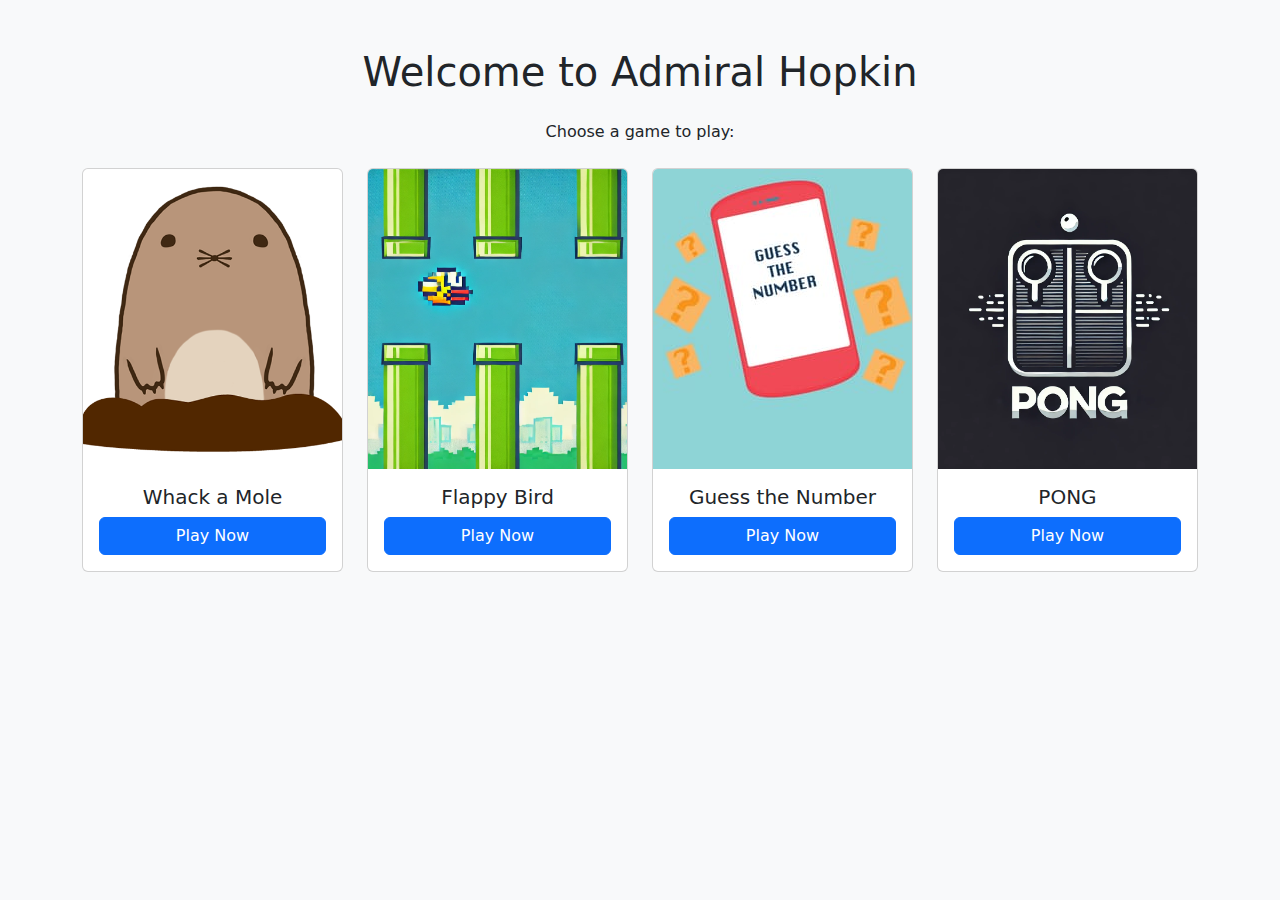
<file: index.html>
<!DOCTYPE html>
<html lang="en">
<head>
    <meta charset="UTF-8">
    <meta name="viewport" content="width=device-width, initial-scale=1.0">
    <title>Admiral Hopkin - Home</title>
    <link href="https://cdn.jsdelivr.net/npm/bootstrap@5.3.0/dist/css/bootstrap.min.css" rel="stylesheet">
    <style>
        body {
            background-color: #f8f9fa;
        }
        .card {
            height: 100%;
            display: flex;
            flex-direction: column;
        }
        .card-body {
            flex-grow: 1;
            display: flex;
            flex-direction: column;
            justify-content: space-between;
        }
        .card img {
            height: 300px;
            object-fit: cover;
        }
        .card:hover {
            transform: scale(1.05);
            transition: 0.3s;
        }
        @media (max-width: 768px) {
            .row {
                display: flex;
                flex-wrap: wrap;
            }
            .col-md-6 {
                flex: 0 0 50%;
                max-width: 50%;
            }
            .card img {
            height: 200px;
            object-fit: cover;
        }
        }
    </style>
</head>
<body>
    <div class="container text-center mt-5">
        <h1 class="mb-4">Welcome to Admiral Hopkin</h1>
        <p>Choose a game to play:</p>
        
        <div class="row mt-4">
            <div class="col-md-6 col-lg-3 mb-4">
                <div class="card">
                    <img src="WAM/mole.png" class="card-img-top" alt="Whack a Mole">
                    <div class="card-body">
                        <h5 class="card-title">Whack a Mole</h5>
                        <a href="WAM/index.html" class="btn btn-primary">Play Now</a>
                    </div>
                </div>
            </div>
            <div class="col-md-6 col-lg-3 mb-4">
                <div class="card">
                    <img src="FB/flappy.webp" class="card-img-top" alt="Flappy Bird">
                    <div class="card-body">
                        <h5 class="card-title">Flappy Bird</h5>
                        <a href="FB/index.html" class="btn btn-primary">Play Now</a>
                    </div>
                </div>
            </div>
            <div class="col-md-6 col-lg-3 mb-4">
                <div class="card">
                    <img src="GTN/guess.jpg" class="card-img-top" alt="Guess the Number">
                    <div class="card-body">
                        <h5 class="card-title">Guess the Number</h5>
                        <a href="GTN/index.html" class="btn btn-primary">Play Now</a>
                    </div>
                </div>
            </div>
            <div class="col-md-6 col-lg-3 mb-4">
                <div class="card">
                    <img src="PONG/pong.webp" class="card-img-top" alt="PONG">
                    <div class="card-body">
                        <h5 class="card-title">PONG</h5>
                        <a href="PONG/index.html" class="btn btn-primary">Play Now</a>
                    </div>
                </div>
            </div>
        </div>
    </div>
    
    <script src="https://cdn.jsdelivr.net/npm/bootstrap@5.3.0/dist/js/bootstrap.bundle.min.js"></script>
</body>
</html>
</file>
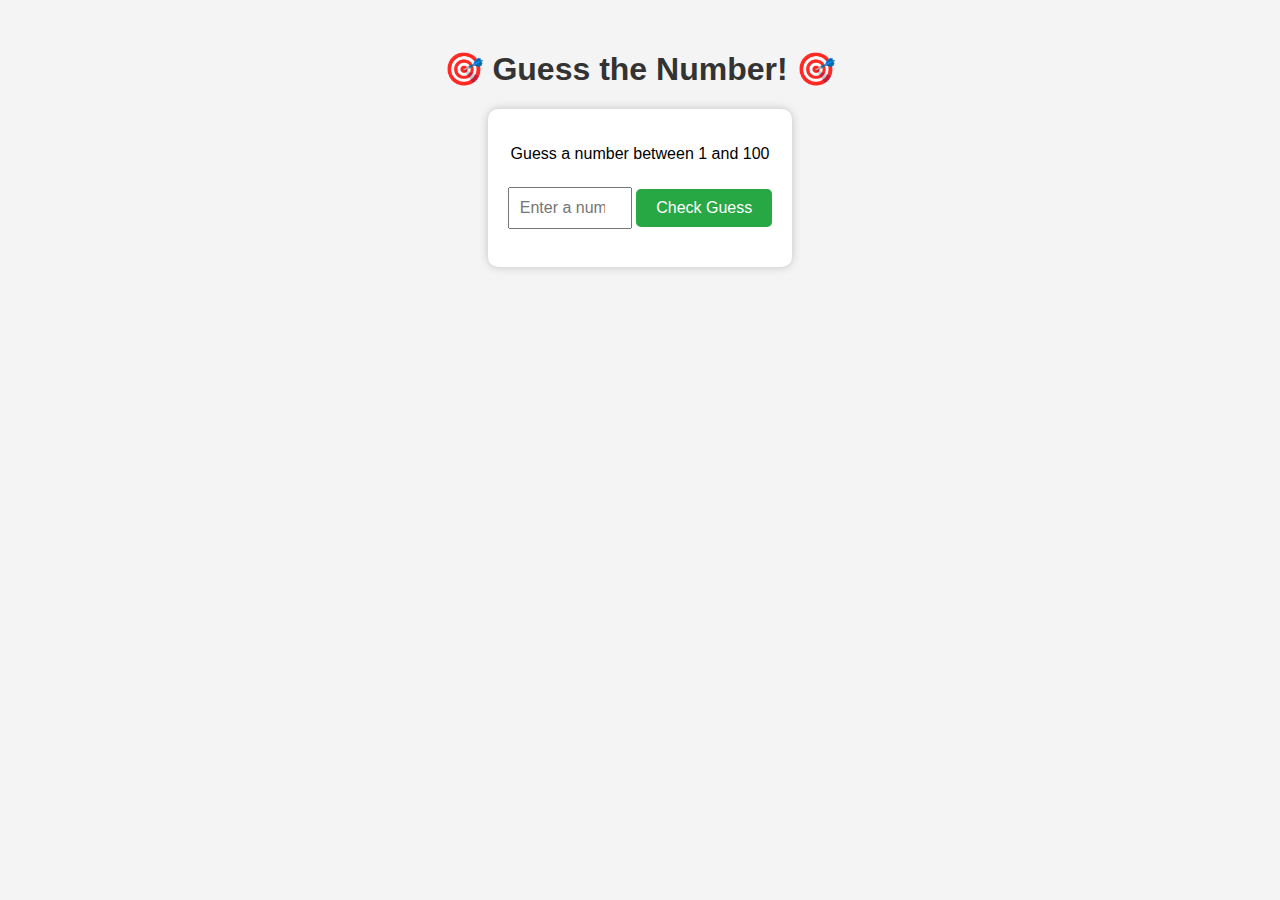
<file: GTN/index.html>
<!DOCTYPE html>
<html lang="en">
<head>
    <meta charset="UTF-8">
    <meta name="viewport" content="width=device-width, initial-scale=1.0">
    <title>Guess the Number</title>
    <style>
        body {
            font-family: Arial, sans-serif;
            text-align: center;
            background-color: #f4f4f4;
            margin: 50px;
        }
        h1 {
            color: #333;
        }
        .container {
            background: white;
            padding: 20px;
            border-radius: 10px;
            box-shadow: 0 0 10px rgba(0, 0, 0, 0.2);
            display: inline-block;
        }
        input {
            padding: 10px;
            font-size: 16px;
            width: 100px;
            text-align: center;
        }
        button {
            padding: 10px 20px;
            font-size: 16px;
            margin-top: 10px;
            cursor: pointer;
            border: none;
            border-radius: 5px;
            background-color: #28a745;
            color: white;
        }
        button:hover {
            background-color: #218838;
        }
        .message {
            font-size: 18px;
            margin-top: 10px;
            color: #333;
        }
        .jumpscare {
            display: none;
            position: fixed;
            top: 0;
            left: 0;
            width: 100%;
            height: 100%;
            background: black;
            justify-content: center;
            align-items: center;
        }
        .jumpscare img {
            width: 100%;
            height: 100%;
            object-fit: cover;
        }
    </style>
</head>
<body>

    <h1>🎯 Guess the Number! 🎯</h1>
    <div class="container">
        <p>Guess a number between 1 and 100</p>
        <input type="number" id="guess" min="1" max="100" placeholder="Enter a number">
        <button onclick="checkGuess()">Check Guess</button>
        <p class="message" id="message"></p>
        <button id="restart" style="display: none;" onclick="restartGame()">Play Again</button>
    </div>
    
    <div class="jumpscare" id="jumpscare">
        <img src="jumpscare.jpeg" alt="Scary Image">
    </div>

    <script>
        let randomNumber = Math.floor(Math.random() * 100) + 1;
        let attempts = 0;
        let maxAttempts = 7;

        function checkGuess() {
            let userGuess = parseInt(document.getElementById("guess").value);
            let message = document.getElementById("message");

            if (isNaN(userGuess) || userGuess < 1 || userGuess > 100) {
                message.textContent = "🚨 Enter a number between 1 and 100!";
                message.style.color = "red";
                return;
            }

            attempts++;
            
            if (userGuess < randomNumber) {
                message.textContent = `📉 Too low! Try again. (${maxAttempts - attempts} attempts left)`;
                message.style.color = "blue";
            } else if (userGuess > randomNumber) {
                message.textContent = `📈 Too high! Try again. (${maxAttempts - attempts} attempts left)`;
                message.style.color = "blue";
            } else {
                message.textContent = `🎉 Congratulations! The number was ${randomNumber}. You guessed it in ${attempts} attempts!`;
                message.style.color = "green";
                document.getElementById("restart").style.display = "block";
                return;
            }
            
            if (attempts >= maxAttempts) {
                triggerJumpscare();
                setTimeout(() => {
                    document.getElementById("jumpscare").style.display = "none";
                    message.textContent = `❌ Game Over! The correct number was ${randomNumber}. Try again!`;
                    message.style.color = "red";
                    document.getElementById("restart").style.display = "block";
                }, 3000);
            }
        }

        function triggerJumpscare() {
            document.getElementById("jumpscare").style.display = "flex";
        }

        function restartGame() {
            randomNumber = Math.floor(Math.random() * 100) + 1;
            attempts = 0;
            document.getElementById("message").textContent = "";
            document.getElementById("guess").value = "";
            document.getElementById("restart").style.display = "none";
            document.getElementById("jumpscare").style.display = "none";
        }
    </script>

</body>
</html>
</file>
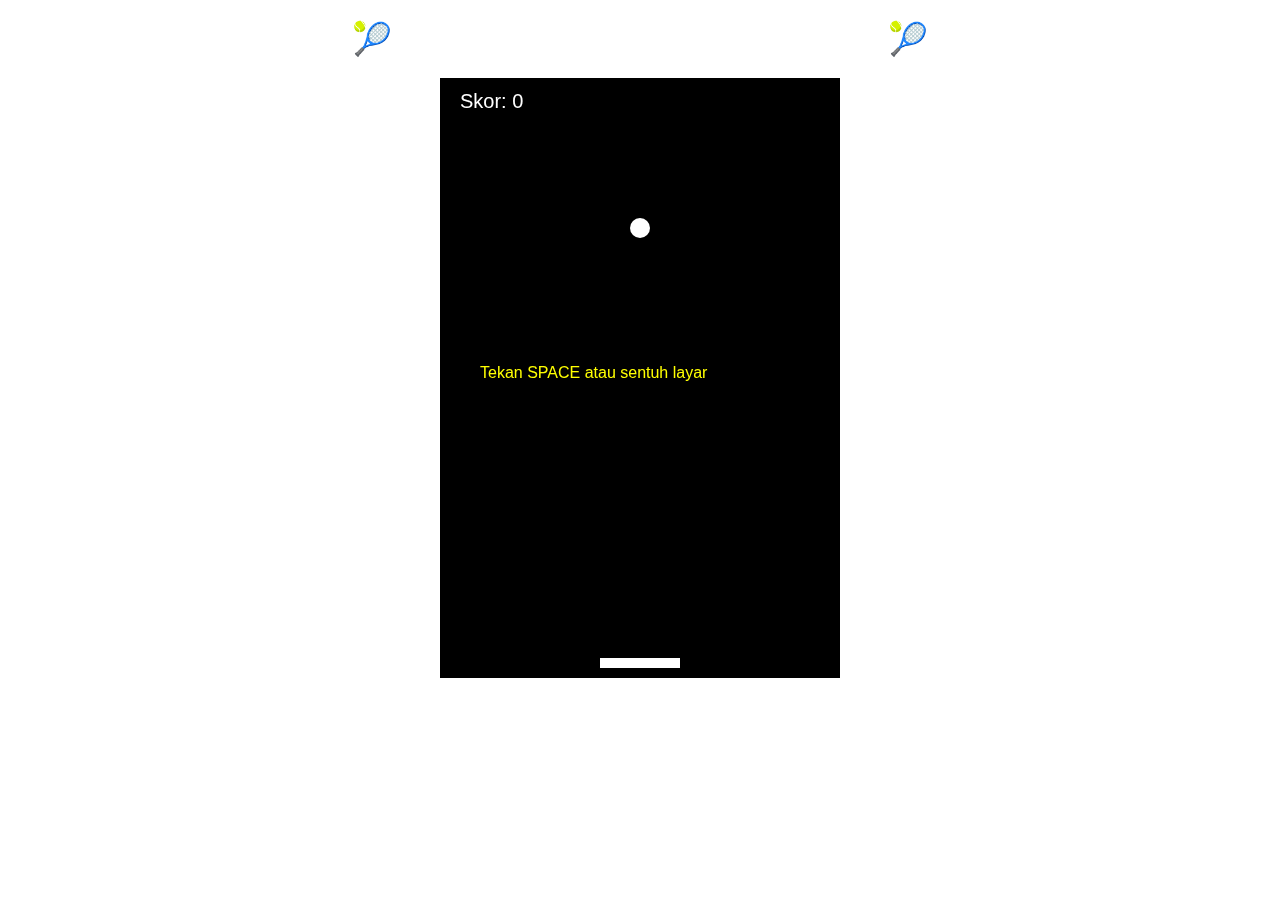
<file: PONG/index.html>
<!DOCTYPE html>
<html lang="id">
<head>
    <meta charset="UTF-8">
    <meta name="viewport" content="width=device-width, initial-scale=1.0">
    <title>PONG VERTIKAL - Mobile & PC</title>
    <style>
        * { margin: 0; padding: 0; box-sizing: border-box; }
        body { text-align: center; font-family: Arial, sans-serif; color: white; }
        canvas { display: block; margin: 20px auto; background: black; touch-action: none; }
        h1 { margin-top: 20px; }
    </style>
</head>
<body>

    <h1>🎾 PONG VERTIKAL - Mobile & PC 🎾</h1>
    <canvas id="pongCanvas" width="400" height="600"></canvas>
    <p>Tekan SPACE atau sentuh layar untuk memulai</p>

    <script>
        const canvas = document.getElementById("pongCanvas");
        const ctx = canvas.getContext("2d");

        const paddleHeight = 10, paddleWidth = 80;
        let playerX = canvas.width / 2 - paddleWidth / 2;
        let score = 0;
        let ballX, ballY, ballSpeedX, ballSpeedY;
        let gameRunning = false;
        let keys = {};

        function drawRect(x, y, width, height, color) {
            ctx.fillStyle = color;
            ctx.fillRect(x, y, width, height);
        }

        function drawBall(x, y, radius, color) {
            ctx.fillStyle = color;
            ctx.beginPath();
            ctx.arc(x, y, radius, 0, Math.PI * 2);
            ctx.fill();
        }

        function drawText(text, x, y, size, color) {
            ctx.fillStyle = color;
            ctx.font = `${size}px Arial`;
            ctx.fillText(text, x, y);
        }

        function updateGame() {
            if (!gameRunning) return;

            ballX += ballSpeedX;
            ballY += ballSpeedY;

            // Pantulan dinding kiri & kanan
            if (ballX <= 0 || ballX >= canvas.width) {
                ballSpeedX *= -1;
            }

            // Pantulan atap
            if (ballY <= 0) {
                ballSpeedY = Math.abs(ballSpeedY); // Memastikan bola selalu jatuh ke bawah setelah memantul dari atap
            }

            // Pantulan paddle pemain
            if (ballY >= canvas.height - paddleHeight - 10 && 
                ballX >= playerX && ballX <= playerX + paddleWidth) {
                ballSpeedY *= -1.1; // Meningkatkan akselerasi vertikal lebih besar
                ballSpeedX = (ballX - (playerX + paddleWidth/2)) / 3.5; // Meningkatkan efek sudut pantulan
                score++;
            }

            // Game Over jika bola melewati paddle
            if (ballY >= canvas.height) {
                alert(`Game Over! Skor Anda: ${score}. Tekan SPACE atau sentuh untuk bermain lagi.`);
                resetGame();
            }

            // Kontrol keyboard (PC)
            if (keys["ArrowLeft"] || keys["a"]) {
                playerX -= 8; // Meningkatkan kecepatan paddle
            }
            if (keys["ArrowRight"] || keys["d"]) {
                playerX += 8; // Meningkatkan kecepatan paddle
            }

            // Batas paddle agar tidak keluar area
            playerX = Math.max(0, Math.min(canvas.width - paddleWidth, playerX));
        }

        function resetBall() {
            ballX = canvas.width / 2;
            ballY = canvas.height / 4;
            ballSpeedX = 2.5; // Meningkatkan kecepatan horizontal awal
            ballSpeedY = 6; // Meningkatkan kecepatan jatuh awal secara signifikan
        }

        function resetGame() {
            gameRunning = false;
            score = 0;
            playerX = canvas.width / 2 - paddleWidth / 2;
            resetBall();
        }

        function drawGame() {
            drawRect(0, 0, canvas.width, canvas.height, "black");
            drawRect(playerX, canvas.height - paddleHeight - 10, paddleWidth, paddleHeight, "white");
            drawBall(ballX, ballY, 10, "white");
            drawText(`Skor: ${score}`, 20, 30, 20, "white");

            if (!gameRunning) {
                drawText("Tekan SPACE atau sentuh layar", canvas.width / 2 - 160, canvas.height / 2, 16, "yellow");
            }
        }

        function gameLoop() {
            updateGame();
            drawGame();
            requestAnimationFrame(gameLoop);
        }

        document.addEventListener("keydown", (event) => {
            keys[event.key] = true;
            if (event.key === " ") {
                if (!gameRunning) {
                    gameRunning = true;
                    resetBall();
                }
            }
        });

        document.addEventListener("keyup", (event) => {
            keys[event.key] = false;
        });

        // Kontrol sentuhan (HP)
        canvas.addEventListener("touchmove", (event) => {
            if (!gameRunning) {
                gameRunning = true;
                resetBall();
            }
            let touch = event.touches[0];
            let rect = canvas.getBoundingClientRect();
            let touchX = touch.clientX - rect.left;
            playerX = touchX - paddleWidth / 2;
        });

        // Mencegah scroll pada perangkat mobile saat bermain
        canvas.addEventListener("touchstart", (e) => {
            e.preventDefault();
            if (!gameRunning) {
                gameRunning = true;
                resetBall();
            }
        });

        resetBall();
        drawGame();
        gameLoop();
    </script>

</body>
</html>
</file>
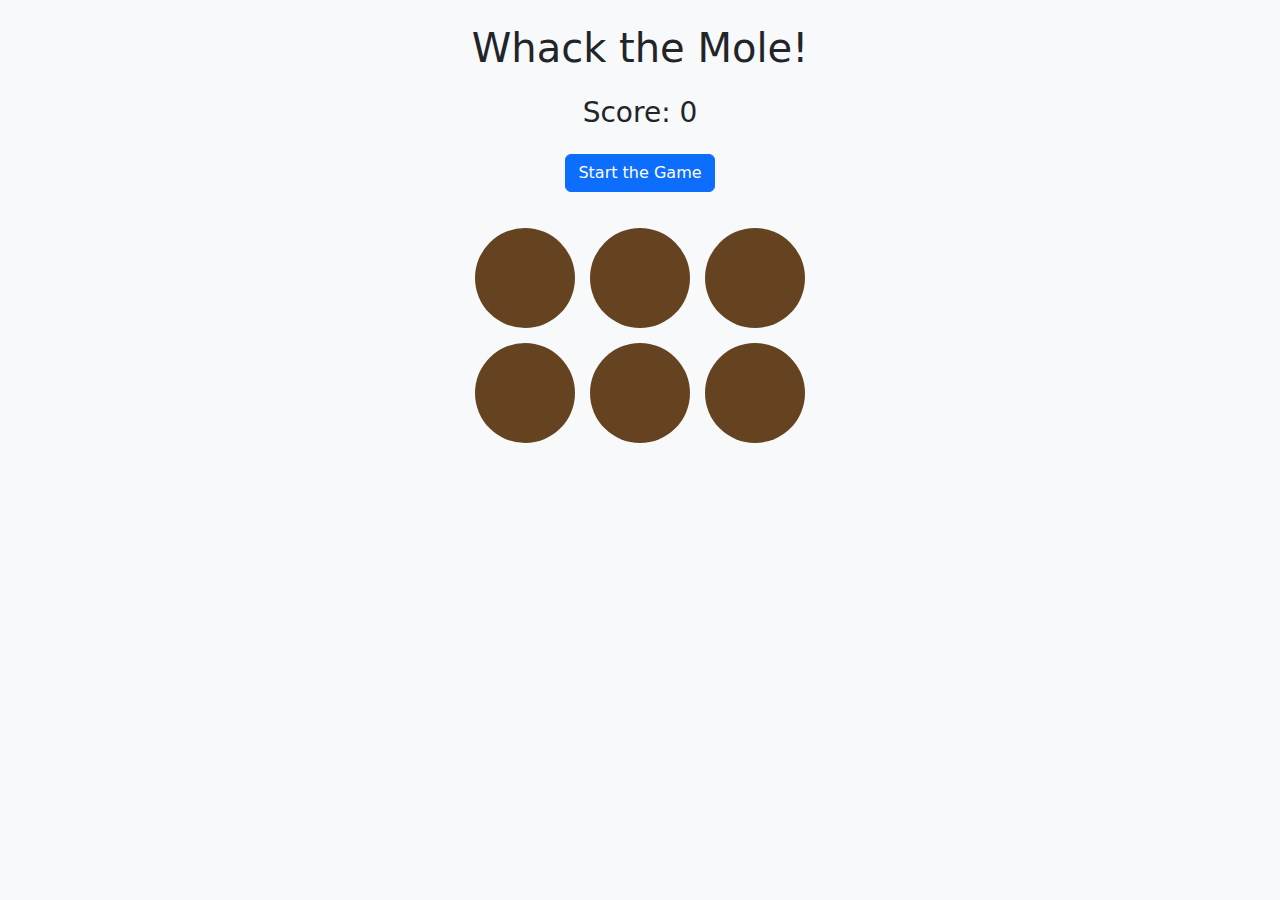
<file: WAM/index.html>
<!DOCTYPE html>
<html lang="id">
<head>
    <meta charset="UTF-8">
    <meta name="viewport" content="width=device-width, initial-scale=1.0">
    <title>Whack-a-Mole</title>
    <link rel="stylesheet" href="https://cdn.jsdelivr.net/npm/bootstrap@5.3.0/dist/css/bootstrap.min.css">
    <link rel="stylesheet" href="style.css">
</head>
<body>
    <div class="container text-center mt-4">
        <h1 class="mb-4">Whack the Mole!</h1>
        <h3>Score: <span id="score">0</span></h3>
        <h3 class="text-success mt-3" id="you-win" style="display: none;">YOU WIN!</h3>
        <h3 class="text-danger mt-3" id="game-over" style="display: none;">GAME OVER</h3>
        <div id="jumpscare" style="display:none; position:fixed; top:0; left:0; width:100%; height:100%; background:black; justify-content:center; align-items:center;">
            <img src="jumpscare.webp" alt="Scary Image" style="width:100%; height:100%; object-fit:cover;">
        </div>
        
        
        <button class="btn btn-primary my-3" onclick="startGame()">Start the Game</button>
        <div class="game-board">
            <div class="hole" id="hole1"></div>
            <div class="hole" id="hole2"></div>
            <div class="hole" id="hole3"></div>
            <div class="hole" id="hole4"></div>
            <div class="hole" id="hole5"></div>
            <div class="hole" id="hole6"></div>
        </div>
    </div>
    <script src="script.js"></script>
</body>
</html>
</file>
<file: WAM/style.css>
body {
    background-color: #f8f9fa;
}

.game-board {
    display: grid;
    grid-template-columns: repeat(3, 100px);
    gap: 15px;
    justify-content: center;
    margin-top: 20px;
}

.hole {
    width: 100px;
    height: 100px;
    background-color: #654321;
    border-radius: 50%;
    position: relative;
    cursor: pointer;
}

.mole {
    width: 80px;
    height: 80px;
    background-image: url('mole.png');
    background-size: cover;
    position: absolute;
    bottom: 10px;
    left: 10px;
}

@media (max-width: 768px) {
    .game-board {
        grid-template-columns: repeat(3, 80px); /* Lebih kecil di layar kecil */
        gap: 10px;
    }
    .hole {
        width: 80px;
        height: 80px;
    }
    .mole {
        width: 60px;
        height: 60px;
    }
}
</file>
